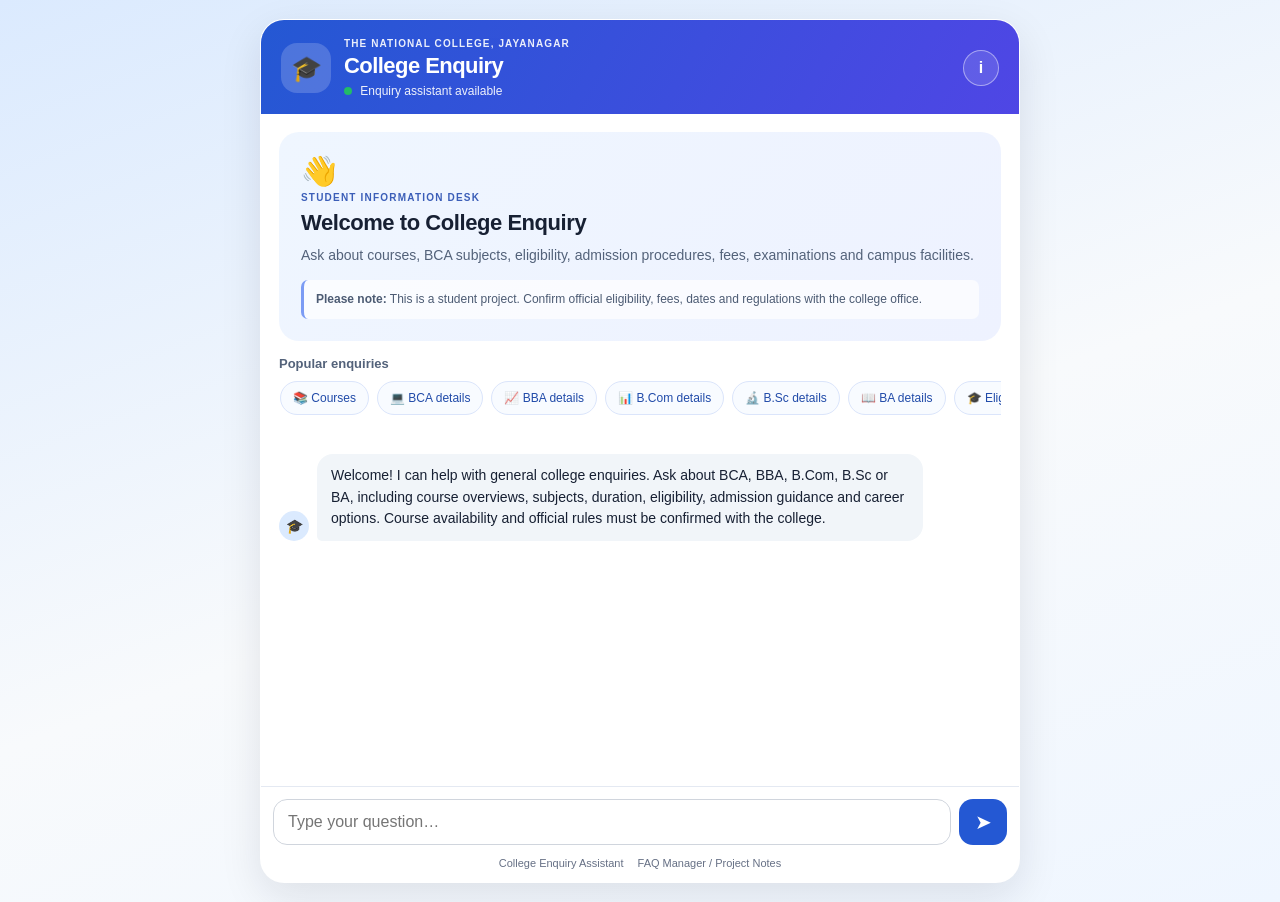
<file: index.html>
<!DOCTYPE html>
<html lang="en">
<head>
  <meta charset="UTF-8">
  <meta name="viewport" content="width=device-width, initial-scale=1.0">
  <meta name="theme-color" content="#2563eb">
  <meta name="description" content="College enquiry assistant for course, admission and student information at The National College, Jayanagar.">
  <title>College Enquiry Assistant | The National College, Jayanagar</title>
  <link rel="stylesheet" href="style.css">
</head>
<body>
  <main class="app">
    <header class="topbar">
      <div class="brand">
        <div class="bot-icon" aria-hidden="true">🎓</div>
        <div>
          <p class="institution-name">THE NATIONAL COLLEGE, JAYANAGAR</p>
          <h1>College Enquiry</h1>
          <p class="online-line"><span class="status-dot"></span> Enquiry assistant available</p>
        </div>
      </div>
      <button class="info-btn" onclick="showAbout()" aria-label="About this chatbot">i</button>
    </header>

    <section class="hero">
      <div class="hero-icon" aria-hidden="true">👋</div>
      <p class="eyebrow">STUDENT INFORMATION DESK</p>
      <h2>Welcome to College Enquiry</h2>
      <p>Ask about courses, BCA subjects, eligibility, admission procedures, fees, examinations and campus facilities.</p>
      <p class="notice"><strong>Please note:</strong> This is a student project. Confirm official eligibility, fees, dates and regulations with the college office.</p>
    </section>

    <section class="quick-section" aria-labelledby="quick-title">
      <p class="section-title" id="quick-title">Popular enquiries</p>
      <div class="quick-buttons">
        <button onclick="askQuestion('What courses are available?')">📚 Courses</button>
        <button onclick="askQuestion('Tell me about BCA')">💻 BCA details</button>
        <button onclick="askQuestion('Tell me about BBA')">📈 BBA details</button>
        <button onclick="askQuestion('Tell me about B.Com')">📊 B.Com details</button>
        <button onclick="askQuestion('Tell me about B.Sc')">🔬 B.Sc details</button>
        <button onclick="askQuestion('Tell me about BA')">📖 BA details</button>
        <button onclick="askQuestion('What is the BCA eligibility?')">🎓 Eligibility</button>
        <button onclick="askQuestion('What is the admission process?')">📝 Admission</button>
        <button onclick="askQuestion('What is the fee structure?')">💳 Fees</button>
        <button onclick="askQuestion('What facilities are available?')">🏫 Facilities</button>
      </div>
    </section>

    <section id="chatBox" class="chat-box" aria-label="Conversation" aria-live="polite">
      <div class="message bot">
        <div class="avatar" aria-hidden="true">🎓</div>
        <div class="bubble">Welcome! I can help with general college enquiries. Ask about BCA, BBA, B.Com, B.Sc or BA, including course overviews, subjects, duration, eligibility, admission guidance and career options. Course availability and official rules must be confirmed with the college.</div>
      </div>
    </section>

    <div class="typing" id="typing" role="status">Preparing an answer…</div>

    <form class="input-area" id="chatForm">
      <label class="sr-only" for="question">Type your question</label>
      <input id="question" type="text" placeholder="Type your question…" autocomplete="off" maxlength="500" required>
      <button id="sendBtn" type="submit" aria-label="Send message">➤</button>
    </form>
    <footer class="app-footer">
      <span>College Enquiry Assistant</span>
      <a href="admin.html">FAQ Manager / Project Notes</a>
    </footer>
  </main>

  <div id="aboutModal" class="modal hidden" role="dialog" aria-modal="true" aria-labelledby="aboutTitle">
    <div class="modal-card">
      <button class="close" onclick="closeAbout()" aria-label="Close information">×</button>
      <p class="eyebrow">ABOUT THIS PROJECT</p>
      <h2 id="aboutTitle">College Enquiry Assistant</h2>
      <p>A browser-based college enquiry mini project built with HTML, CSS and JavaScript.</p>
      <p>The assistant uses a local FAQ knowledge base. It does not connect to a live college database, and answers are not a substitute for official college notices.</p>
      <button class="secondary-button" onclick="closeAbout()">Close</button>
    </div>
  </div>

  <script src="script.js"></script>
</body>
</html>
</file>
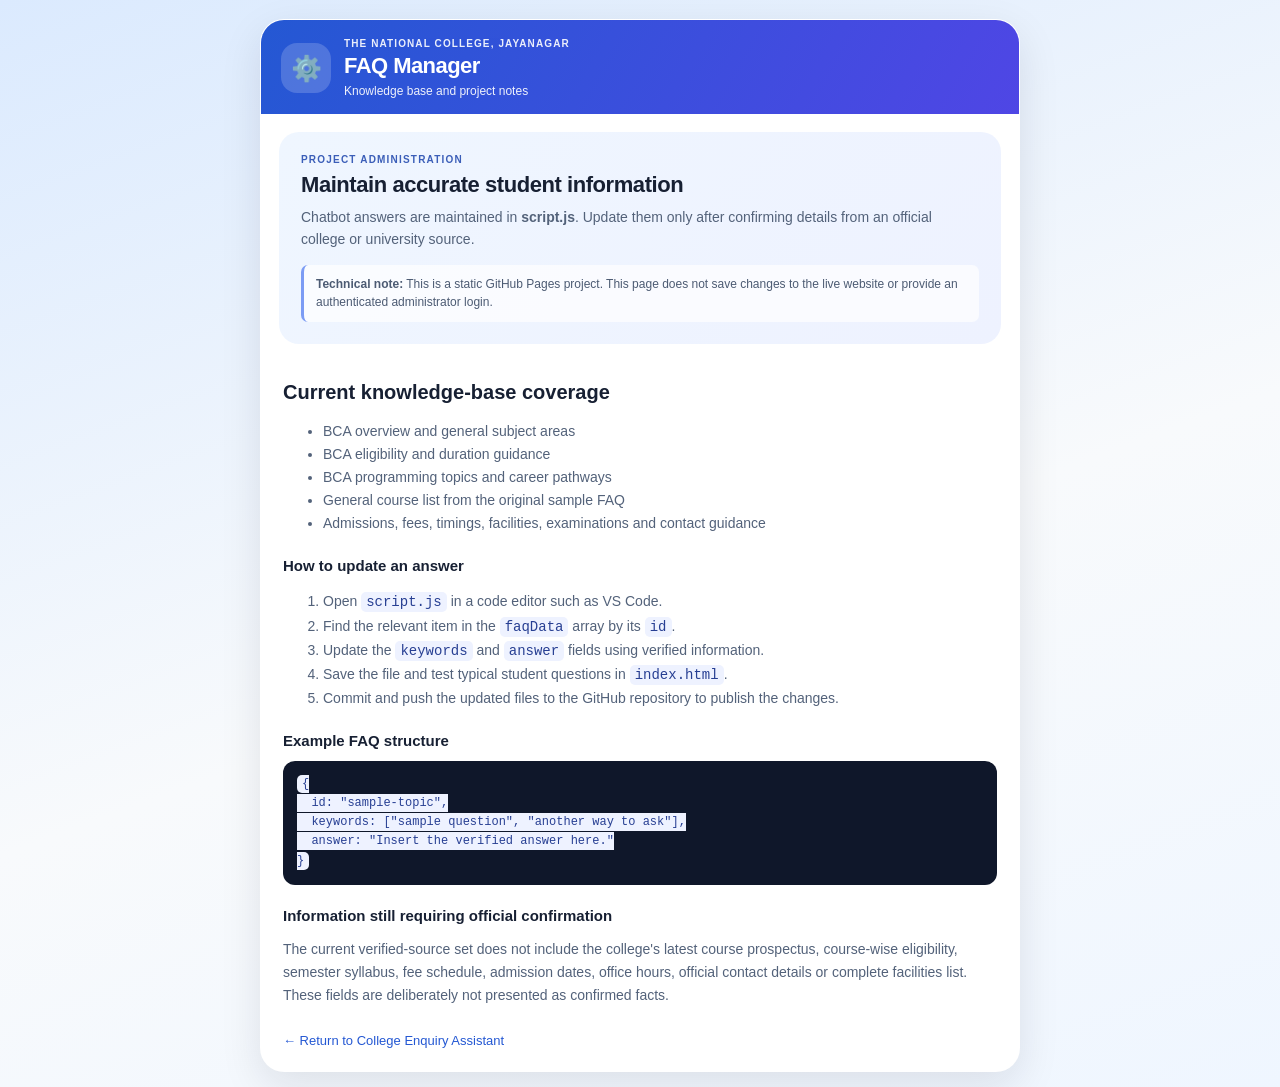
<file: admin.html>
<!DOCTYPE html>
<html lang="en">
<head>
  <meta charset="UTF-8">
  <meta name="viewport" content="width=device-width, initial-scale=1.0">
  <meta name="theme-color" content="#2563eb">
  <title>FAQ Manager | College Enquiry Assistant</title>
  <link rel="stylesheet" href="style.css">
</head>
<body>
  <main class="app">
    <header class="topbar">
      <div class="brand">
        <div class="bot-icon" aria-hidden="true">⚙️</div>
        <div>
          <p class="institution-name">THE NATIONAL COLLEGE, JAYANAGAR</p>
          <h1>FAQ Manager</h1>
          <p class="online-line">Knowledge base and project notes</p>
        </div>
      </div>
    </header>
    <section class="hero">
      <p class="eyebrow">PROJECT ADMINISTRATION</p>
      <h2>Maintain accurate student information</h2>
      <p>Chatbot answers are maintained in <strong>script.js</strong>. Update them only after confirming details from an official college or university source.</p>
      <p class="notice"><strong>Technical note:</strong> This is a static GitHub Pages project. This page does not save changes to the live website or provide an authenticated administrator login.</p>
    </section>
    <section class="admin-content">
      <h2>Current knowledge-base coverage</h2>
      <ul>
        <li>BCA overview and general subject areas</li>
        <li>BCA eligibility and duration guidance</li>
        <li>BCA programming topics and career pathways</li>
        <li>General course list from the original sample FAQ</li>
        <li>Admissions, fees, timings, facilities, examinations and contact guidance</li>
      </ul>
      <h3>How to update an answer</h3>
      <ol>
        <li>Open <code>script.js</code> in a code editor such as VS Code.</li>
        <li>Find the relevant item in the <code>faqData</code> array by its <code>id</code>.</li>
        <li>Update the <code>keywords</code> and <code>answer</code> fields using verified information.</li>
        <li>Save the file and test typical student questions in <code>index.html</code>.</li>
        <li>Commit and push the updated files to the GitHub repository to publish the changes.</li>
      </ol>
      <h3>Example FAQ structure</h3>
      <pre><code>{
  id: "sample-topic",
  keywords: ["sample question", "another way to ask"],
  answer: "Insert the verified answer here."
}</code></pre>
      <h3>Information still requiring official confirmation</h3>
      <p>The current verified-source set does not include the college's latest course prospectus, course-wise eligibility, semester syllabus, fee schedule, admission dates, office hours, official contact details or complete facilities list. These fields are deliberately not presented as confirmed facts.</p>
      <a class="back-link" href="index.html">← Return to College Enquiry Assistant</a>
    </section>
  </main>
</body>
</html>
</file>
<file: style.css>
* { box-sizing: border-box; }
:root {
  --primary: #2458d3;
  --primary-dark: #1947b5;
  --indigo: #4f46e5;
  --bg: #eef4ff;
  --card: #ffffff;
  --text: #172033;
  --muted: #667085;
  --border: #e4e9f2;
  --bot: #f1f5f9;
  --success: #22c55e;
}
body {
  margin: 0;
  min-height: 100vh;
  padding: 1px 0;
  font-family: Inter, -apple-system, BlinkMacSystemFont, "Segoe UI", Arial, sans-serif;
  color: var(--text);
  background: linear-gradient(160deg, #dbeafe, #f8fafc 55%, #eff6ff);
}
button, input { font: inherit; }
button { -webkit-tap-highlight-color: transparent; }
.app {
  width: min(100%, 760px);
  min-height: min(96vh, 920px);
  margin: 2vh auto;
  background: var(--card);
  box-shadow: 0 14px 42px rgba(15, 23, 42, .10);
  border: 1px solid rgba(255,255,255,.75);
  border-radius: 24px;
  overflow: hidden;
  display: flex;
  flex-direction: column;
}
.topbar {
  padding: 18px 20px 16px;
  background: linear-gradient(120deg, var(--primary), var(--indigo));
  color: white;
  display: flex;
  justify-content: space-between;
  align-items: center;
  gap: 14px;
}
.brand { display: flex; align-items: center; gap: 13px; min-width: 0; }
.bot-icon {
  width: 50px; height: 50px; flex: 0 0 50px; border-radius: 16px;
  background: rgba(255,255,255,.18); display: grid; place-items: center; font-size: 25px;
}
.institution-name { margin: 0 0 4px; font-size: 10px; letter-spacing: .11em; font-weight: 800; opacity: .9; }
h1 { margin: 0; font-size: 22px; letter-spacing: -.025em; }
.online-line { margin: 5px 0 0; font-size: 12px; opacity: .92; }
.status-dot { display: inline-block; width: 8px; height: 8px; border-radius: 50%; background: var(--success); margin-right: 5px; }
.info-btn {
  border: 1px solid rgba(255,255,255,.45); background: rgba(255,255,255,.12); color: white;
  width: 36px; height: 36px; border-radius: 50%; cursor: pointer; font-weight: 700; flex: 0 0 auto;
}
.info-btn:hover { background: rgba(255,255,255,.22); }
.hero { margin: 18px 18px 15px; padding: 22px; border-radius: 20px; background: linear-gradient(135deg, #eff6ff, #eef2ff); }
.hero-icon { font-size: 29px; margin-bottom: 4px; }
.eyebrow { margin: 0 0 7px; font-size: 10px; font-weight: 800; letter-spacing: .12em; color: #3b5eb8; }
.hero h2 { margin: 5px 0 8px; font-size: 22px; letter-spacing: -.02em; }
.hero > p:not(.eyebrow):not(.notice) { margin: 0; color: #53627a; line-height: 1.6; font-size: 14px; }
.notice { margin: 14px 0 0; padding: 10px 12px; border-left: 3px solid #7c9cf4; border-radius: 7px; background: rgba(255,255,255,.7); color: #4c5b73; font-size: 12px; line-height: 1.55; }
.quick-section { padding: 0 18px 10px; }
.section-title { margin: 0 0 9px; font-size: 13px; font-weight: 750; color: #53627a; }
.quick-buttons { display: flex; gap: 8px; overflow-x: auto; padding: 1px 1px 7px; scrollbar-width: thin; }
.quick-buttons button {
  flex: 0 0 auto; border: 1px solid #dbe5fb; background: #f8fbff; color: #214ba9;
  padding: 9px 12px; border-radius: 999px; cursor: pointer; font-size: 12px; transition: background .15s, border-color .15s;
}
.quick-buttons button:hover { background: #eaf1ff; border-color: #b9cdfb; }
.chat-box { flex: 1; min-height: 240px; max-height: 43vh; overflow-y: auto; padding: 10px 18px 16px; scroll-behavior: smooth; }
.message { display: flex; gap: 8px; margin: 12px 0; align-items: flex-end; }
.message.user { flex-direction: row-reverse; }
.avatar { width: 30px; height: 30px; flex: 0 0 30px; border-radius: 50%; background: #dbeafe; display: grid; place-items: center; font-size: 14px; }
.user .avatar { background: var(--primary); color: white; }
.bubble { max-width: 84%; padding: 11px 14px; border-radius: 16px 16px 16px 5px; background: var(--bot); line-height: 1.55; font-size: 14px; overflow-wrap: anywhere; white-space: pre-wrap; }
.user .bubble { color: white; background: var(--primary); border-radius: 16px 16px 5px 16px; }
.typing { display: none; color: var(--muted); font-size: 12px; padding: 0 18px 8px; }
.input-area { display: flex; gap: 8px; padding: 12px; border-top: 1px solid var(--border); background: white; position: sticky; bottom: 0; }
.input-area input { min-width: 0; flex: 1; border: 1px solid #d0d5dd; border-radius: 14px; padding: 12px 14px; outline: none; color: var(--text); background: #fff; }
.input-area input:focus { border-color: var(--primary); box-shadow: 0 0 0 3px #dbeafe; }
#sendBtn { width: 48px; min-height: 46px; border: 0; border-radius: 14px; background: var(--primary); color: white; font-size: 20px; cursor: pointer; }
#sendBtn:hover { background: var(--primary-dark); }
.app-footer { display: flex; justify-content: center; flex-wrap: wrap; gap: 6px 14px; padding: 0 12px 13px; color: var(--muted); font-size: 11px; }
.app-footer a, .admin-link { color: var(--muted); text-decoration: none; }
.app-footer a:hover, .admin-link:hover { color: var(--primary); text-decoration: underline; }
.modal { position: fixed; inset: 0; z-index: 10; background: rgba(15,23,42,.52); display: grid; place-items: center; padding: 20px; }
.modal.hidden { display: none; }
.modal-card { width: min(100%, 440px); background: white; border-radius: 20px; padding: 26px; position: relative; box-shadow: 0 20px 60px rgba(15,23,42,.2); }
.modal-card h2 { margin: 0 0 12px; font-size: 22px; }
.modal-card p:not(.eyebrow) { color: var(--muted); line-height: 1.6; font-size: 14px; }
.close { position: absolute; right: 14px; top: 9px; border: 0; background: transparent; font-size: 28px; cursor: pointer; color: var(--muted); }
.secondary-button { border: 1px solid var(--border); background: #f8fafc; color: var(--text); padding: 9px 15px; border-radius: 10px; cursor: pointer; }
.sr-only { position: absolute; width: 1px; height: 1px; padding: 0; margin: -1px; overflow: hidden; clip: rect(0,0,0,0); white-space: nowrap; border: 0; }
.admin-content { padding: 22px; }
.admin-content h2 { margin: 0 0 10px; font-size: 20px; }
.admin-content h3 { margin: 22px 0 8px; font-size: 15px; }
.admin-content p, .admin-content li { color: #53627a; line-height: 1.65; font-size: 14px; }
.admin-content code { background: #eef2ff; padding: 2px 5px; border-radius: 5px; color: #273f93; }
.admin-content pre { overflow-x: auto; background: #0f172a; color: #e2e8f0; border-radius: 12px; padding: 14px; font-size: 12px; line-height: 1.6; }
.admin-content .back-link { display: inline-block; margin-top: 12px; color: var(--primary); text-decoration: none; font-size: 13px; }
@media (min-width: 761px) { .chat-box { max-height: 43vh; } }
@media (max-width: 520px) {
  body { padding: 0; background: #fff; }
  .app { width: 100%; min-height: 100dvh; margin: 0; border: 0; border-radius: 0; box-shadow: none; }
  .topbar { padding: 15px 14px; }
  .institution-name { font-size: 9px; letter-spacing: .07em; }
  h1 { font-size: 19px; }
  .hero { margin: 12px; padding: 18px; }
  .hero h2 { font-size: 20px; }
  .quick-section { padding: 0 12px 8px; }
  .chat-box { padding-left: 12px; padding-right: 12px; max-height: none; }
  .bubble { max-width: 86%; font-size: 13px; }
  .app-footer { padding-bottom: 10px; }
}
</file>
